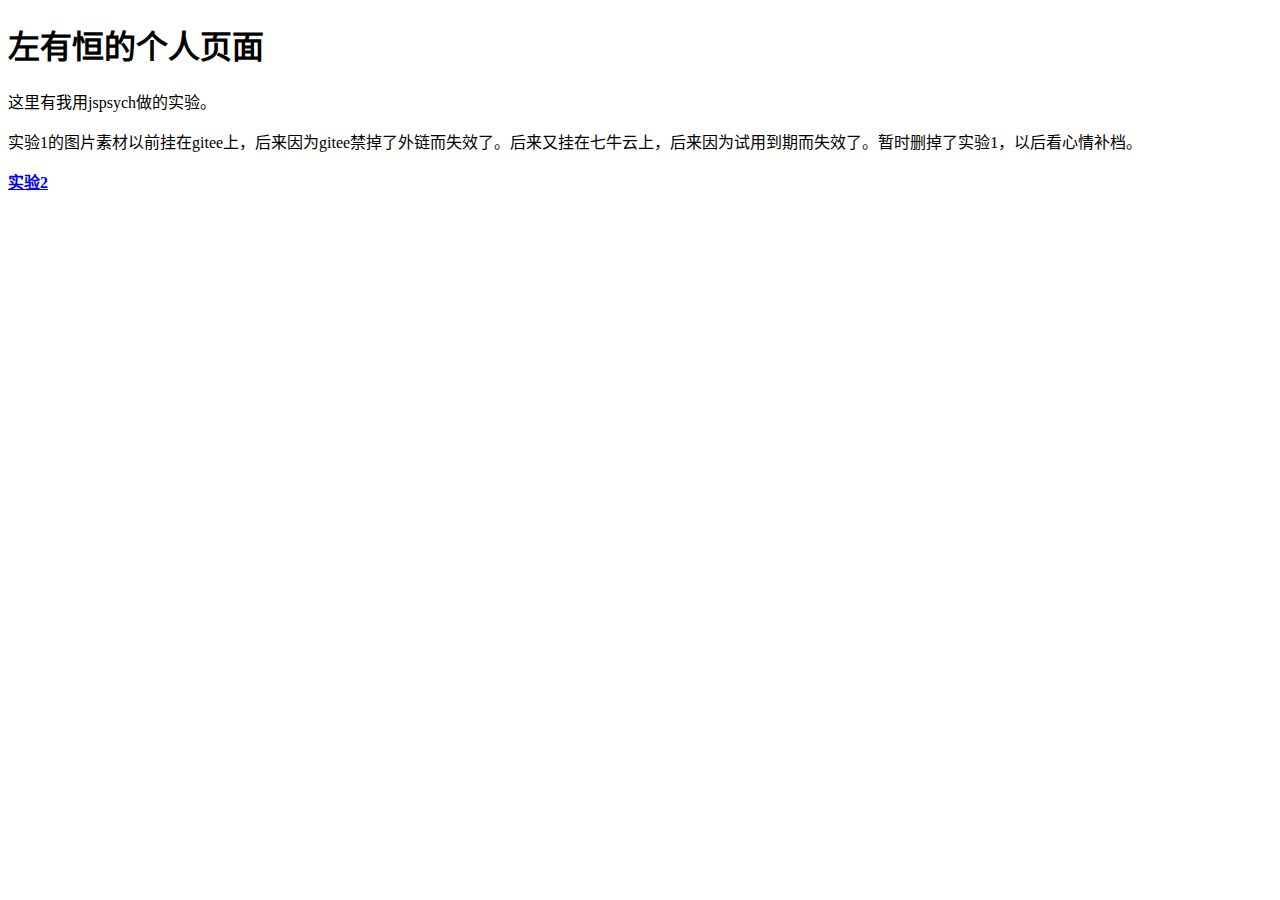
<file: index.html>
<!DOCTYPE html>
<html lang="zh-CN">

<head>
    <meta name="viewport" content="width=device-width, initial-scale=1" charset="utf-8">
    <title>左有恒</title>
</head>

<body>
    <h1>左有恒的个人页面</h1>
    <div>
        <p>这里有我用jspsych做的实验。</p>
        <p>实验1的图片素材以前挂在gitee上，后来因为gitee禁掉了外链而失效了。后来又挂在七牛云上，后来因为试用到期而失效了。暂时删掉了实验1，以后看心情补档。</p>
        <p><a href="https://zuoyouheng.github.io/experiments/exp2.html"><b>实验2</b></a></p>
    </div>
</body>

</html>
</file>
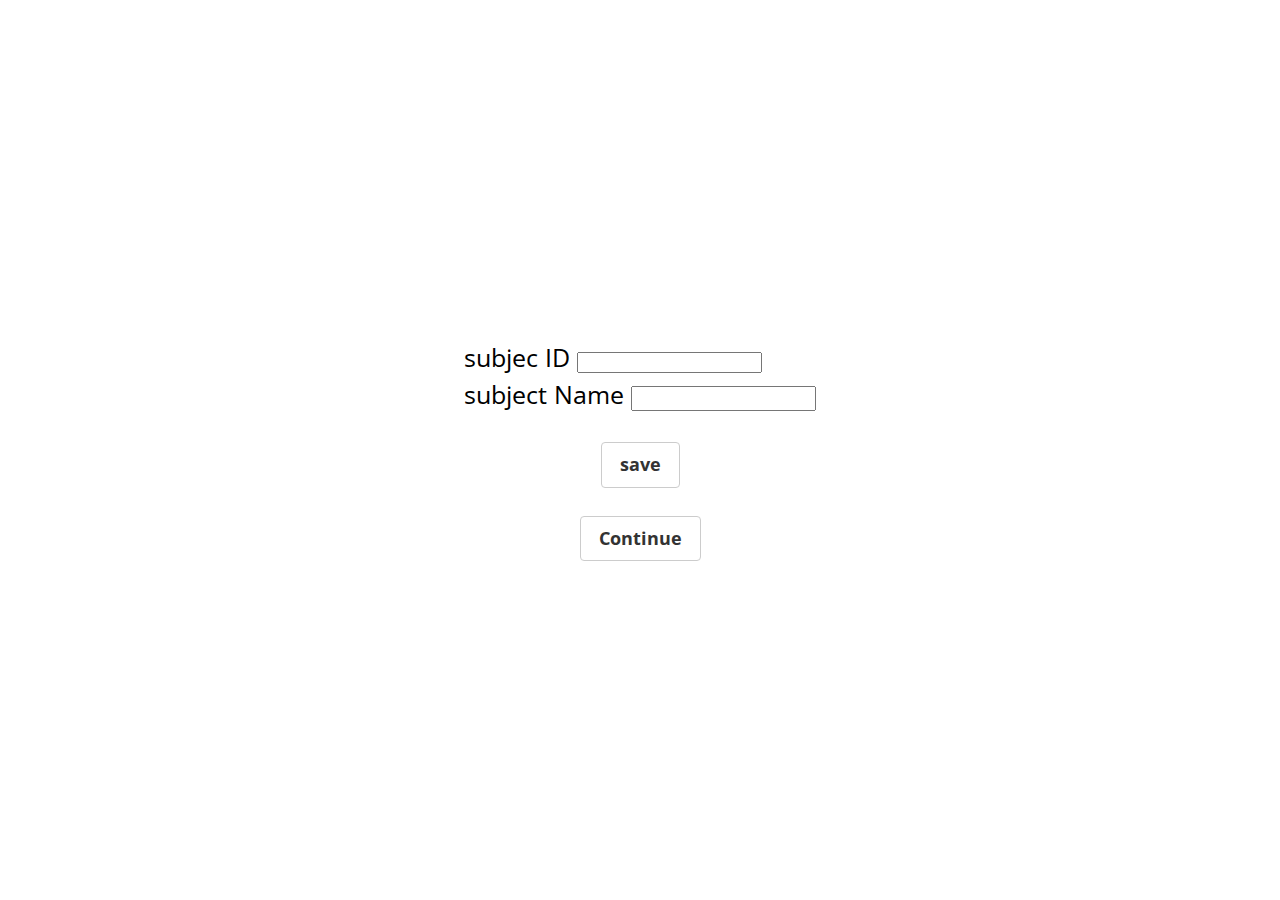
<file: experiments/exp2.html>
<!DOCTYPE HTML>
<html>

<head>
  <title>天津师范大学心理学实验</title>
  <script src="jspsych/jspsych.js"></script>
  <script src="jspsych/plugin-preload.js"></script>
  <script src="functions.js"></script>
  <script src="jspsych/plugin-fullscreen.js"></script>
  <script src="jspsych/plugin-survey.js"></script>
  <script src="jspsych/plugin-html-button-response.js"></script>
  <script src="jspsych/plugin-html-keyboard-response.js"></script>
  <link href="jspsych/jspsych.css" rel="stylesheet" type="text/css" />
  <link href="jspsych/survey.css" rel="stylesheet" type="text/css">
  <style>
    body {
      font-family: '微软雅黑';
      font-size: 25px;
    }

    div {
      margin: auto;
      clear: both;
    }

    div.consent {
      width: 80%;
      font-size: larger;
      font-family: 'Times New Roman','宋体';
      text-indent: 2em;
      text-align: justify;
    }

    div.instruction {
      width: 90%;
    }

    div.html-form {
      width: fit-content;
    }

    p {
      text-align: left;
      margin: auto;
      line-height: 1.5em;
      vertical-align: middle;
      font-size: 25px;
    }

    p.survey-intro {
      font-weight: bold;
      font-size: larger;
    }

    p.instruction {
      text-indent: 2em;
    }

    input[type=checkbox] {
      height: 20px;
      width: 20px;
      vertical-align: middle;
    }

    input.rule {
      width: 3em;
      font-size: large;
    }

    textarea {
      font-size: larger;
      font-family: '微软雅黑';
    }

    ol {
      font-size: 25px;
      text-align: left;
    }

    ol.example {
      width: 45%;
      top: 0%;
      float: left;
    }

    img {
      width: 90%;
      margin: auto;
    }

    .jspsych-btn {
      padding: 0.5em 1em;
      font-size: large;
      font-weight: bold;
    }

    span.right {
      color: green;
      visibility: hidden;
    }

    #timer {
      font-size: larger;
      color: red;
      font-weight: bold;
    }
  </style>
</head>

<body>
  <script src="exp2.js"></script>
</body>

</html>
</file>
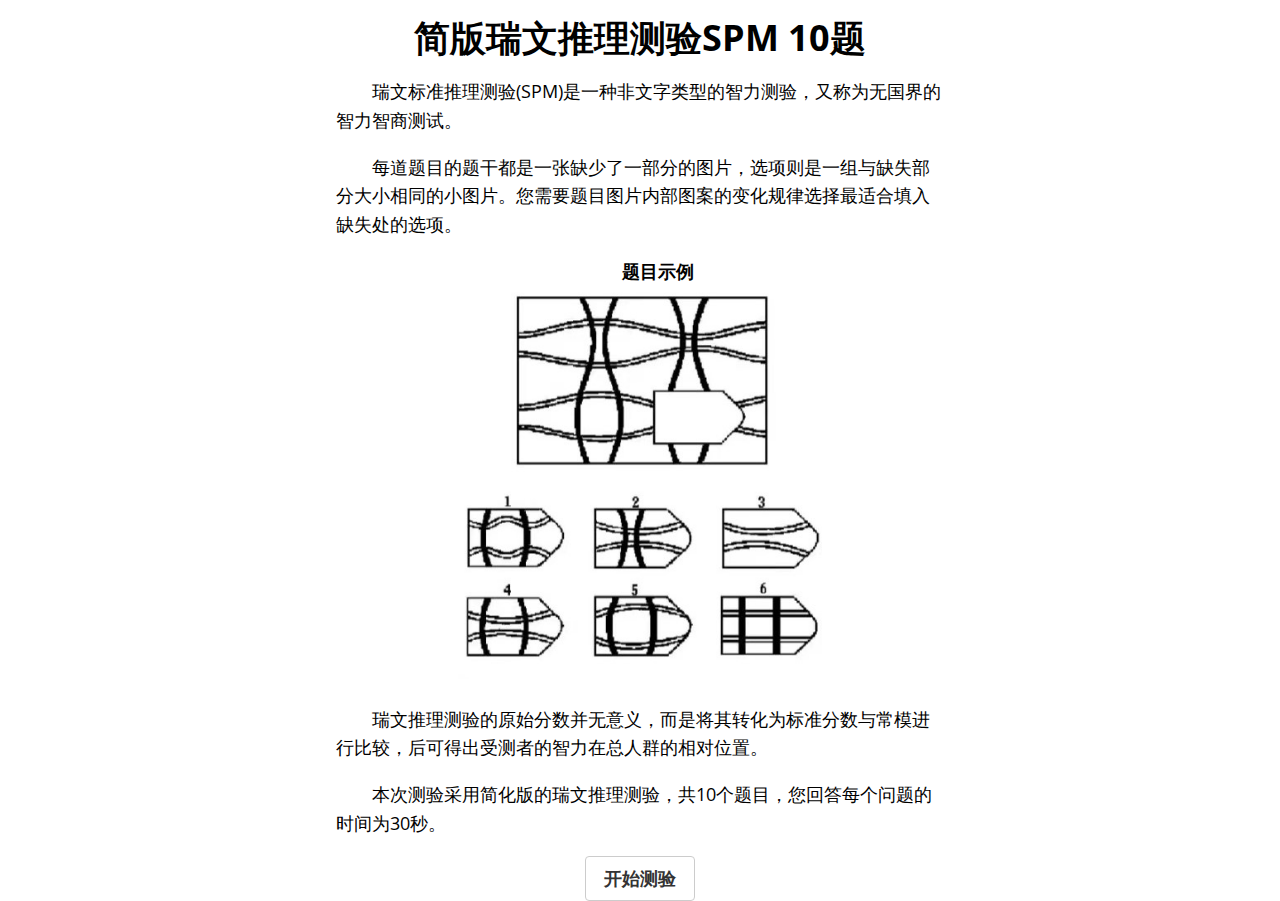
<file: experiments/spm.html>
<!DOCTYPE html>
<html>
<meta charset="utf-8">

<head>
    <title>简版 瑞文推理测验SPM 10题</title>
    <script src="jspsych/jspsych.js"></script>
    <script src="jspsych/plugin-preload.js"></script>
    <script src="spm/functions.js"></script>
    <script src="jspsych/plugin-html-button-response.js"></script>
    <script src="jspsych/plugin-html-keyboard-response.js"></script>
    <link href="jspsych/jspsych.css" rel="stylesheet" type="text/css" />

    <style>
        body {
            font-size: 20px;
        }

        h1 {
            text-align: center;
        }

        div.instru {
            width: 50%;
            margin: auto;
            text-align: left;
            text-indent: 2em;
        }

        p.img {
            text-align: center;
        }

        p.quiz {
            font-size: larger;
            clear: both;
        }

        p.timer {
            float: right;
            font-size: 40px;
            font-weight: bolder;
            color: green;
        }

        div.options {
            display: flex;
            flex-direction: row;
            justify-content: space-between;
            font-size: 25px;
            margin: auto;
        }

        img.demo {
            width: 60%;
        }

        img.quiz {
            float: left;
            width: 50%;
        }

        input[type="radio"] {
            width: 25px;
            height: 25px;
            vertical-align: middle;
            text-align: left;
        }

        label {
            vertical-align: middle;
        }

        .jspsych-btn {
            padding: 0.5em 1em;
            font-size: large;
            font-weight: bold;
        }

        span.result {
            color: red;
        }
    </style>
</head>

<body>
    <script src="spm/exp.js"></script>
</body>

</html>
</file>
<file: experiments/jspsych/survey.css>
@charset "UTF-8";
/*!
 * surveyjs - Survey JavaScript library v1.8.79
 * Copyright (c) 2015-2021 Devsoft Baltic OÜ  - http://surveyjs.io/
 * License: MIT (http://www.opensource.org/licenses/mit-license.php)
 */
.sv_window {
  position: fixed;
  bottom: 3px;
  right: 10px;
  background-color: cadetblue;
  padding: 1px;
  font-family: "Helvetica Neue", Helvetica, Arial, sans-serif;
  font-size: 14px;
  font-style: normal;
  font-weight: 400;
  line-height: 1.42857143;
  text-align: left;
  text-align: start;
  text-decoration: none;
  text-shadow: none;
  text-transform: none;
  letter-spacing: normal;
  word-break: normal;
  word-spacing: normal;
  word-wrap: normal;
  white-space: normal;
  background-color: #fff;
  -webkit-background-clip: padding-box;
  background-clip: padding-box;
  border: 1px solid #ccc;
  border: 1px solid rgba(0, 0, 0, 0.2);
  border-radius: 6px;
  -webkit-box-shadow: 0 5px 10px rgba(0, 0, 0, 0.2);
  box-shadow: 0 5px 10px rgba(0, 0, 0, 0.2);
  line-break: auto;
  z-index: 100;
}

.sv_window_title {
  padding: 8px 14px;
  margin: 0;
  font-size: 14px;
  background-color: #f7f7f7;
  border-bottom: 1px solid #ebebeb;
  border-radius: 5px 5px 0 0;
}

.sv_window_content {
  padding: 8px;
  margin: 0;
}

.sv_window_title a,
.sv_window_title a:link,
.sv_window_title a:visited {
  text-decoration: none;
  font-size: 14px;
  font-style: normal;
  color: black;
}

.sv_main.sv_frame .sv_container {
  max-width: 80%;
  margin: auto;
  padding: 0 1em;
}

.sv_main.sv_frame .sv_container .sv_header {
  padding-top: 5em;
  padding-bottom: 1em;
}

.sv_main {
  background-color: #f4f4f4;
}

.sv_main hr {
  border-bottom: 1px solid #e7e7e7;
}

.sv_main input[type=button],
.sv_main button {
  color: white;
  background-color: #1ab394;
}

.sv_main input[type=button]:hover,
.sv_main button:hover {
  background-color: #179d82;
}

.sv_main .sv_q_other input,
.sv_main .sv_q_text_root,
.sv_main .sv_q_dropdown_control,
.sv_main input:not([type=button]):not([type=reset]):not([type=submit]):not([type=image]):not([type=checkbox]):not([type=radio]),
.sv_main select,
.sv_main textarea {
  appearance: none;
  -webkit-appearance: none;
  -moz-appearance: none;
  border: 1px solid #e7e7e7;
  color: #6d7072;
  background-color: white;
  opacity: 1;
}

.sv_main .sv_q_other input:focus,
.sv_main .sv_q_text_root:focus,
.sv_main .sv_q_dropdown_control:focus,
.sv_main input:not([type=button]):not([type=reset]):not([type=submit]):not([type=image]):not([type=checkbox]):not([type=radio]):focus,
.sv_main select:focus,
.sv_main textarea:focus {
  border: 1px solid #1ab394;
}

.sv_main .sv_select_wrapper {
  background-color: white;
}

.sv_main .sv_select_wrapper:before {
  background-color: #1ab394;
}

.sv_main .sv_header {
  color: #6d7072;
}

.sv_main .sv_custom_header {
  background-color: #e7e7e7;
}

.sv_main .sv_container {
  color: #6d7072;
}

.sv_main .sv_body {
  background-color: white;
  border-top: 2px solid #1ab394;
}

.sv_main .sv_progress {
  background-color: #e7e7e7;
  margin-bottom: 2em;
}

.sv_main .sv_progress_bar {
  background-color: #1ab394;
}

.sv_main .sv_p_root > .sv_row {
  border-bottom: 1px solid #e7e7e7;
}

.sv_main .sv_p_root > .sv_row:nth-child(odd) {
  background-color: white;
}

.sv_main .sv_p_root > .sv_row:nth-child(even) {
  background-color: #f4f4f4;
}

.sv_main .sv_q_erbox:not([style*="display: none"]):not([style*="display:none"]) {
  border: 1px solid #ed5565;
  background-color: #fcdfe2;
  color: #ed5565;
}

.sv_main .sv_q_erbox:not([style*="display: none"]):not([style*="display:none"]) + input,
.sv_main .sv_q_erbox:not([style*="display: none"]):not([style*="display:none"]) + textarea,
.sv_main .sv_q_erbox:not([style*="display: none"]):not([style*="display:none"]) + .sv_select_wrapper select {
  border: 1px solid #ed5565;
}

.sv_main .sv_q_erbox:not([style*="display: none"]):not([style*="display:none"]) + input:focus,
.sv_main .sv_q_erbox:not([style*="display: none"]):not([style*="display:none"]) + textarea:focus,
.sv_main .sv_q_erbox:not([style*="display: none"]):not([style*="display:none"]) + .sv_select_wrapper select:focus {
  outline: #ed5565 auto 5px;
}

.sv_main table.sv_q_matrix tr,
.sv_main table.sv_q_matrix_dropdown tr,
.sv_main table.sv_q_matrix_dynamic tr {
  border-bottom: 1px solid #e7e7e7;
}

.sv_main .sv_matrix_cell {
  vertical-align: top;
}

.sv_main .sv_matrix_cell_detail {
  vertical-align: middle;
  text-align: center;
  width: 32px;
}

.sv_main .sv-table__cell--choice {
  text-align: center;
}

.sv_main .sv_matrix_cell_detail_button {
  width: 29px;
  height: 29px;
  min-width: 0px;
  padding: 0;
  outline: none;
}

.sv_main .sv_matrix_cell_detail_button_expanded {
  background-color: lightgray;
}

.sv_main .sv_matrix_cell_detail_button_expanded:hover {
  background-color: darkgray;
}

.sv_main .sv_matrix_cell_detail_rowtext {
  vertical-align: middle;
}

.sv_main .sv_q_m_cell_selected {
  color: white;
  background-color: #179d82;
}

.sv_main .sv_q_rating_item.active .sv_q_rating_item_text {
  background-color: #179d82;
  border-color: #179d82;
  color: white;
}

.sv_main .sv_q_rating_item .sv_q_rating_item_text {
  border: 1px solid #e7e7e7;
}

.sv_main .sv_q_rating_item .sv_q_rating_item_text:hover {
  border: 1px solid #179d82;
}

.sv_main .sv_q_imgsel.checked label > div {
  background-color: #1ab394;
}

.sv_main .sv_q_file_remove:hover {
  color: #1ab394;
}

.sv_main .sv-boolean__switch {
  background-color: #1ab394;
}

.sv_main .sv-boolean__slider {
  background-color: white;
}

.sv_main .sv-boolean__label--disabled {
  color: rgba(64, 64, 64, 0.5);
}

.sv_main {
  position: relative;
  width: 100%;
  font-family: "Segoe UI", "Helvetica Neue", Helvetica, Arial, sans-serif, "Helvetica Neue", Arial, sans-serif;
  font-size: 14px;
}

.sv_main hr {
  border: none;
}

.sv_main input[type=button],
.sv_main button {
  appearance: none;
  -webkit-appearance: none;
  -moz-appearance: none;
  font-size: 0.85em;
  font-weight: bold;
  line-height: 2em;
  border: none;
  min-width: 100px;
  cursor: pointer;
  padding: 0 2em;
  border-radius: 2px;
}

.sv_main .sv_custom_header {
  position: absolute;
  width: 100%;
  height: 74%;
  max-height: 275px;
}

.sv_main .sv_container {
  position: relative;
}

.sv_main .sv_container .sv_header {
  padding: 1em;
}

.sv_main .sv_container .sv_header h3 {
  font-size: 2em;
  font-weight: 300;
  margin: 0;
}

.sv_main .sv_container .sv_body {
  padding: 1em 1em 1.6428em 1em;
}

.sv_main .sv_container .sv_body.sv_completed_page {
  text-align: center;
  padding: 5em 1em;
}

.sv_main .sv_container .sv_body.sv_completed_page > h3 {
  margin: 0;
  font-size: 30px;
  font-weight: 300;
}

.sv_main .sv_container .sv_body .sv_progress {
  height: 0.3em;
}

.sv_main .sv_container .sv_body .sv_progress .sv_progress_bar {
  height: 100%;
  min-width: 100px;
  position: relative;
  margin-top: 2em;
}

.sv_main .sv_container .sv_body .sv_progress .sv_progress_bar > span {
  position: absolute;
  top: -1.5em;
  display: inline-block;
  white-space: nowrap;
}

.sv_main .sv_container .sv_body .sv_p_root .sv_page_title {
  font-size: 1em;
  margin-top: 0.1em;
  font-weight: normal;
}

.sv_main .sv_container .sv_body .sv_p_root .sv_p_title {
  font-weight: bold;
  font-size: 1.15em;
  margin: 1.5em 0 0 0;
}

.sv_main .sv_container .sv_body .sv_p_root .sv_p_panel {
  margin: 0 0 1.5em 0;
}

.sv_main .sv_container .sv_body .sv_p_root > .sv_row {
  padding: 0;
}

.sv_main .sv_container .sv_body .sv_p_root .sv_q_title {
  font-weight: bold;
  font-size: 1em;
  margin: 0.5em 0;
}

.sv_main .sv_container .sv_body .sv_p_root .sv_q--disabled .sv_q_title {
  color: rgba(64, 64, 64, 0.5);
}

.sv_main .sv_container .sv_body .sv_p_root .sv_q_description {
  margin-top: -0.6em;
  min-height: 0.6em;
}

.sv_main .sv_container .sv_body .sv_p_root .sv_q_flow .sv_q_checkbox_inline,
.sv_main .sv_container .sv_body .sv_p_root .sv_q_flow .sv_q_radiogroup_inline,
.sv_main .sv_container .sv_body .sv_p_root .sv_q_flow .sv_q_imagepicker_inline {
  line-height: 2em;
  display: inline-block;
}

.sv_main .sv_container .sv_body .sv_p_root .sv_q {
  padding: 0.5em 1em 1.5em 1em;
  box-sizing: border-box;
  overflow: auto;
}

.sv_main .sv_container .sv_body .sv_p_root .sv_q .sv_panel_dynamic .sv_q_title {
  font-weight: normal;
}

.sv_main .sv_container .sv_body .sv_p_root .sv_q .sv_panel_dynamic .sv-paneldynamic__progress-container {
  position: relative;
  display: inline-block;
  width: calc(100% - 250px);
  margin-left: 40px;
  margin-top: 10px;
}

.sv_main .sv_container .sv_body .sv_p_root .sv_q .sv_q_erbox:not([style*="display: none"]):not([style*="display:none"]) {
  margin: 1em 0;
  padding: 1em;
}

.sv_main .sv_container .sv_body .sv_p_root .sv_q .sv_q_other input,
.sv_main .sv_container .sv_body .sv_p_root .sv_q .sv_q_text_root,
.sv_main .sv_container .sv_body .sv_p_root .sv_q .sv_q_dropdown_control,
.sv_main .sv_container .sv_body .sv_p_root .sv_q input:not([type=button]):not([type=reset]):not([type=submit]):not([type=image]):not([type=checkbox]):not([type=radio]),
.sv_main .sv_container .sv_body .sv_p_root .sv_q select,
.sv_main .sv_container .sv_body .sv_p_root .sv_q textarea {
  position: relative;
  width: 100%;
  box-sizing: border-box;
  font-size: 1em;
  line-height: 2em;
  padding-left: 1em;
}

.sv_main .sv_container .sv_body .sv_p_root .sv_q .sv_q_other input:focus,
.sv_main .sv_container .sv_body .sv_p_root .sv_q .sv_q_text_root:focus,
.sv_main .sv_container .sv_body .sv_p_root .sv_q .sv_q_dropdown_control:focus,
.sv_main .sv_container .sv_body .sv_p_root .sv_q input:not([type=button]):not([type=reset]):not([type=submit]):not([type=image]):not([type=checkbox]):not([type=radio]):focus,
.sv_main .sv_container .sv_body .sv_p_root .sv_q select:focus,
.sv_main .sv_container .sv_body .sv_p_root .sv_q textarea:focus {
  outline: none;
}

.sv_main .sv_container .sv_body .sv_p_root .sv_q .sv_q_other input,
.sv_main .sv_container .sv_body .sv_p_root .sv_q .sv_q_dropdown_control,
.sv_main .sv_container .sv_body .sv_p_root .sv_q input:not([type=button]):not([type=reset]):not([type=submit]):not([type=image]):not([type=checkbox]):not([type=radio]),
.sv_main .sv_container .sv_body .sv_p_root .sv_q select {
  height: calc(2em + 1px);
}

.sv_main .sv_container .sv_body .sv_p_root .sv_q div.sv_q_text_root,
.sv_main .sv_container .sv_body .sv_p_root .sv_q div.sv_q_dropdown_control {
  min-height: 2.43em;
  min-width: 7em;
}

.sv_main .sv_container .sv_body .sv_p_root .sv_q .sv_select_wrapper {
  width: 100%;
  position: relative;
  display: inline-block;
}

.sv_main .sv_container .sv_body .sv_p_root .sv_q .sv_select_wrapper select {
  display: block;
  background: transparent;
  appearance: none;
  -webkit-appearance: none;
  -moz-appearance: none;
  padding-right: 2.5em;
}

.sv_main .sv_container .sv_body .sv_p_root .sv_q .sv_select_wrapper select::-ms-expand {
  display: none;
}

.sv_main .sv_container .sv_body .sv_p_root .sv_q .sv_select_wrapper:before {
  padding: 1em;
  position: absolute;
  right: 1px;
  right: 0;
  top: 1px;
  background-image: url([data-uri]);
  content: "";
  background-repeat: no-repeat;
  background-position: center;
  z-index: 1;
  pointer-events: none;
}

.sv_main .sv_container .sv_body .sv_p_root .sv_q input[type=color] {
  min-height: 2em;
  padding: 0;
}

.sv_main .sv_container .sv_body .sv_p_root .sv_q input[type=radio],
.sv_main .sv_container .sv_body .sv_p_root .sv_q input[type=checkbox] {
  margin: 0;
  margin-right: 0.55em;
  width: 1.2em;
  height: 1.2em;
  vertical-align: middle;
  font-size: 1em;
  margin-top: -0.1em;
}

.sv_main .sv_container .sv_body .sv_p_root .sv_q input[type=radio]:focus,
.sv_main .sv_container .sv_body .sv_p_root .sv_q input[type=checkbox]:focus {
  outline: 1px dotted #1ab394;
}

.sv_main .sv_container .sv_body .sv_p_root .sv_q .sv_q_radiogroup.sv_q_radiogroup_inline:not(:last-child),
.sv_main .sv_container .sv_body .sv_p_root .sv_q .sv_q_checkbox.sv_q_checkbox_inline:not(:last-child),
.sv_main .sv_container .sv_body .sv_p_root .sv_q .sv_q_imgsel.sv_q_imagepicker_inline:not(:last-child) {
  margin-right: 1.5em;
}

.sv_main .sv_container .sv_body .sv_p_root .sv_q .sv_q_imgsel label > div {
  overflow: hidden;
  white-space: nowrap;
  text-overflow: ellipsis;
  padding: 4px;
  border: 1px solid lightgray;
  border-radius: 4px;
}

.sv_main .sv_container .sv_body .sv_p_root .sv_q .sv_q_imgsel label > div > img {
  display: block;
  pointer-events: none;
  position: relative;
}

.sv_main .sv_container .sv_body .sv_p_root .sv_q .sv_q_radiogroup_clear {
  margin-top: 0.5em;
}

.sv_main .sv_container .sv_body .sv_p_root .sv_q .sv_q_checkbox_inline,
.sv_main .sv_container .sv_body .sv_p_root .sv_q .sv_q_radiogroup_inline,
.sv_main .sv_container .sv_body .sv_p_root .sv_q .sv_q_imagepicker_inline {
  line-height: 2em;
  display: inline-block;
}

.sv_main .sv_container .sv_body .sv_p_root .sv_q .sv_q_footer {
  padding: 1em 0;
}

.sv_main .sv_container .sv_body .sv_p_root table {
  width: 100%;
  border-collapse: collapse;
}

.sv_main .sv_container .sv_body .sv_p_root table.sv_q_matrix .sv_matrix_dynamic_button, .sv_main .sv_container .sv_body .sv_p_root table.sv_q_matrix_dropdown .sv_matrix_dynamic_button, .sv_main .sv_container .sv_body .sv_p_root table.sv_q_matrix_dynamic .sv_matrix_dynamic_button {
  padding: 0.3em 2em;
}

.sv_main .sv_container .sv_body .sv_p_root table.sv_q_matrix td,
.sv_main .sv_container .sv_body .sv_p_root table.sv_q_matrix th {
  padding: 0.5em 1em;
  text-align: center;
}

@media (min-width: 768px) {
  .sv_main .sv_container .sv_body .sv_p_root table.sv_q_matrix td {
    min-width: 10em;
  }
}
.sv_main .sv_container .sv_body .sv_p_root table.sv_q_matrix td .sv_q_m_label {
  position: static;
  display: block;
  width: 100%;
}

.sv_main .sv_container .sv_body .sv_p_root table.sv_q_matrix td:first-child {
  text-align: left;
}

.sv_main .sv_container .sv_body .sv_p_root table.sv_q_matrix_dropdown .sv_qcbc .sv_q_checkbox_control_label {
  margin-right: 1.5em;
}

.sv_main .sv_container .sv_body .sv_p_root table td,
.sv_main .sv_container .sv_body .sv_p_root table th {
  padding: 0 1em;
}

.sv_main .sv_container .sv_body .sv_p_root table td {
  padding: 0.5em;
}

.sv_main .sv_container .sv_body .sv_p_root table th {
  line-height: 1.3em;
  padding: 0.5em;
  vertical-align: bottom;
  font-weight: bold;
}

.sv_main .sv_container .sv_body .sv_p_root fieldset.sv_qcbc {
  line-height: 2em;
  padding-top: 0.1em;
}

.sv_main .sv_container .sv_body .sv_p_root .sv_q_checkbox_label,
.sv_main .sv_container .sv_body .sv_p_root .sv_q_radiogroup_label {
  display: block;
}

.sv_main .sv_container .sv_body .sv_p_root .sv_q_other {
  margin-left: 1em;
}

.sv_main .sv_container .sv_body .sv_p_root .sv_q_select_column {
  display: inline-block;
  vertical-align: top;
  min-width: 10%;
}

.sv_main .sv_container .sv_body .sv_p_root .sv_q_rating {
  line-height: 2em;
}

.sv_main .sv_container .sv_body .sv_p_root .sv_q_rating .sv_q_rating_item {
  cursor: pointer;
  word-spacing: -0.3em;
  font-weight: normal;
  display: inline;
}

.sv_main .sv_container .sv_body .sv_p_root .sv_q_rating .sv_q_rating_item > * {
  word-spacing: initial;
}

@media all and (-ms-high-contrast: none), (-ms-high-contrast: active) {
  .sv_main .sv_container .sv_body .sv_p_root .sv_q_rating .sv_q_rating_item > * {
    word-spacing: normal;
  }
}
.sv_main .sv_container .sv_body .sv_p_root .sv_q_rating .sv_q_rating_item .sv_q_rating_item_text {
  display: inline-block;
  min-width: 2em;
  padding: 0 0.3em;
  margin-left: -1px;
  text-align: center;
}

.sv_main .sv_container .sv_body .sv_p_root .sv_q_rating .sv_q_rating_item:not(:nth-child(2)) .sv_q_rating_item_text:not(:hover) {
  border-left-color: transparent;
}

.sv_main .sv_container .sv_body .sv_p_root .sv_q_rating .sv_q_rating_min_text {
  margin-right: 0.5em;
}

.sv_main .sv_container .sv_body .sv_p_root .sv_q_rating .sv_q_rating_max_text {
  margin-left: 0.5em;
}

.sv_main .sv_container .sv_body .sv_nav {
  padding: 1em 0;
  min-height: 2em;
}

.sv_main .sv_container .sv_body .sv_nav .sv_start_btn,
.sv_main .sv_container .sv_body .sv_nav .sv_next_btn,
.sv_main .sv_container .sv_body .sv_nav .sv_complete_btn {
  float: right;
}

.sv_main .sv_container .sv_body .sv_nav .sv_preview_btn {
  float: right;
}

.sv_main .sv_container .sv_body .sv_nav .sv_prev_btn {
  float: left;
}

.sv_main .sv_q_image {
  display: inline-block;
}

.sv_main.sv_main .sv-action-bar-item.sv_edit_btn {
  color: white;
  background-color: #1ab394;
  float: left;
  margin-bottom: 7px;
}

.sv_main.sv_main .sv-action-bar-item.sv_edit_btn:hover {
  background-color: #179d82;
}

.sv_main .sv_p_root .sv_row .sv_q.sv_qstn:first-child:last-child {
  flex: none !important;
}

[dir=rtl] .sv_main input, [style*="direction:rtl"] .sv_main input {
  text-align: right;
}

[dir=rtl] .sv_main th, [style*="direction:rtl"] .sv_main th {
  text-align: right;
}

[dir=rtl] .sv_main .sv_container .sv_body .sv_nav .sv_start_btn,
[dir=rtl] .sv_main .sv_container .sv_body .sv_nav .sv_next_btn,
[dir=rtl] .sv_main .sv_container .sv_body .sv_nav .sv_complete_btn, [style*="direction:rtl"] .sv_main .sv_container .sv_body .sv_nav .sv_start_btn,
[style*="direction:rtl"] .sv_main .sv_container .sv_body .sv_nav .sv_next_btn,
[style*="direction:rtl"] .sv_main .sv_container .sv_body .sv_nav .sv_complete_btn {
  float: left;
}

[dir=rtl] .sv_main .sv_container .sv_body .sv_nav .sv_prev_btn, [style*="direction:rtl"] .sv_main .sv_container .sv_body .sv_nav .sv_prev_btn {
  float: right;
}

@media (max-width: 600px) {
  .sv_main .sv_container .sv_body .sv_p_root .sv_row .sv_q,
.sv_main .sv_container .sv_body .sv_p_root .sv_row .sv_qstn {
    display: block;
    width: 100% !important;
  }

  .sv_main .sv_container .sv_body .sv_p_root .sv_row .sv_q .title-left,
.sv_main .sv_container .sv_body .sv_p_root .sv_row .sv_qstn .title-left {
    float: none;
  }

  .sv_main .sv_container .sv_body .sv_p_root .sv_row .sv_q .sv_q_radiogroup_inline,
.sv_main .sv_container .sv_body .sv_p_root .sv_row .sv_q .sv_q_checkbox_inline,
.sv_main .sv_container .sv_body .sv_p_root .sv_row .sv_q .sv_q_imagepicker_inline,
.sv_main .sv_container .sv_body .sv_p_root .sv_row .sv_qstn .sv_q_radiogroup_inline,
.sv_main .sv_container .sv_body .sv_p_root .sv_row .sv_qstn .sv_q_checkbox_inline,
.sv_main .sv_container .sv_body .sv_p_root .sv_row .sv_qstn .sv_q_imagepicker_inline {
    display: block;
  }

  .sv_main .sv_container .sv_body .sv_p_root .sv_row .sv_q table.sv_q_matrix,
.sv_main .sv_container .sv_body .sv_p_root .sv_row .sv_q table.sv_q_matrix_dropdown,
.sv_main .sv_container .sv_body .sv_p_root .sv_row .sv_q table.sv_q_matrix_dynamic,
.sv_main .sv_container .sv_body .sv_p_root .sv_row .sv_qstn table.sv_q_matrix,
.sv_main .sv_container .sv_body .sv_p_root .sv_row .sv_qstn table.sv_q_matrix_dropdown,
.sv_main .sv_container .sv_body .sv_p_root .sv_row .sv_qstn table.sv_q_matrix_dynamic {
    display: block;
  }

  .sv_main .sv_container .sv_body .sv_p_root .sv_row .sv_q table.sv_q_matrix thead,
.sv_main .sv_container .sv_body .sv_p_root .sv_row .sv_q table.sv_q_matrix_dropdown thead,
.sv_main .sv_container .sv_body .sv_p_root .sv_row .sv_q table.sv_q_matrix_dynamic thead,
.sv_main .sv_container .sv_body .sv_p_root .sv_row .sv_qstn table.sv_q_matrix thead,
.sv_main .sv_container .sv_body .sv_p_root .sv_row .sv_qstn table.sv_q_matrix_dropdown thead,
.sv_main .sv_container .sv_body .sv_p_root .sv_row .sv_qstn table.sv_q_matrix_dynamic thead {
    display: none;
  }

  .sv_main .sv_container .sv_body .sv_p_root .sv_row .sv_q table.sv_q_matrix td.sv-table__cell--choice,
.sv_main .sv_container .sv_body .sv_p_root .sv_row .sv_q table.sv_q_matrix_dropdown td.sv-table__cell--choice,
.sv_main .sv_container .sv_body .sv_p_root .sv_row .sv_q table.sv_q_matrix_dynamic td.sv-table__cell--choice,
.sv_main .sv_container .sv_body .sv_p_root .sv_row .sv_qstn table.sv_q_matrix td.sv-table__cell--choice,
.sv_main .sv_container .sv_body .sv_p_root .sv_row .sv_qstn table.sv_q_matrix_dropdown td.sv-table__cell--choice,
.sv_main .sv_container .sv_body .sv_p_root .sv_row .sv_qstn table.sv_q_matrix_dynamic td.sv-table__cell--choice {
    text-align: initial;
  }

  .sv_main .sv_container .sv_body .sv_p_root .sv_row .sv_q table.sv_q_matrix tbody,
.sv_main .sv_container .sv_body .sv_p_root .sv_row .sv_q table.sv_q_matrix tr,
.sv_main .sv_container .sv_body .sv_p_root .sv_row .sv_q table.sv_q_matrix td,
.sv_main .sv_container .sv_body .sv_p_root .sv_row .sv_q table.sv_q_matrix_dropdown tbody,
.sv_main .sv_container .sv_body .sv_p_root .sv_row .sv_q table.sv_q_matrix_dropdown tr,
.sv_main .sv_container .sv_body .sv_p_root .sv_row .sv_q table.sv_q_matrix_dropdown td,
.sv_main .sv_container .sv_body .sv_p_root .sv_row .sv_q table.sv_q_matrix_dynamic tbody,
.sv_main .sv_container .sv_body .sv_p_root .sv_row .sv_q table.sv_q_matrix_dynamic tr,
.sv_main .sv_container .sv_body .sv_p_root .sv_row .sv_q table.sv_q_matrix_dynamic td,
.sv_main .sv_container .sv_body .sv_p_root .sv_row .sv_qstn table.sv_q_matrix tbody,
.sv_main .sv_container .sv_body .sv_p_root .sv_row .sv_qstn table.sv_q_matrix tr,
.sv_main .sv_container .sv_body .sv_p_root .sv_row .sv_qstn table.sv_q_matrix td,
.sv_main .sv_container .sv_body .sv_p_root .sv_row .sv_qstn table.sv_q_matrix_dropdown tbody,
.sv_main .sv_container .sv_body .sv_p_root .sv_row .sv_qstn table.sv_q_matrix_dropdown tr,
.sv_main .sv_container .sv_body .sv_p_root .sv_row .sv_qstn table.sv_q_matrix_dropdown td,
.sv_main .sv_container .sv_body .sv_p_root .sv_row .sv_qstn table.sv_q_matrix_dynamic tbody,
.sv_main .sv_container .sv_body .sv_p_root .sv_row .sv_qstn table.sv_q_matrix_dynamic tr,
.sv_main .sv_container .sv_body .sv_p_root .sv_row .sv_qstn table.sv_q_matrix_dynamic td {
    display: block;
  }

  .sv_main .sv_container .sv_body .sv_p_root .sv_row .sv_q table.sv_q_matrix_dropdown td:before,
.sv_main .sv_container .sv_body .sv_p_root .sv_row .sv_q table.sv_q_matrix_dynamic td:before,
.sv_main .sv_container .sv_body .sv_p_root .sv_row .sv_qstn table.sv_q_matrix_dropdown td:before,
.sv_main .sv_container .sv_body .sv_p_root .sv_row .sv_qstn table.sv_q_matrix_dynamic td:before {
    content: attr(title);
  }

  .sv_main .sv_container .sv_body .sv_p_root .sv_row .sv_q table.sv_q_matrix td label.sv_q_m_label,
.sv_main .sv_container .sv_body .sv_p_root .sv_row .sv_qstn table.sv_q_matrix td label.sv_q_m_label {
    display: inline;
  }

  .sv_main .sv_container .sv_body .sv_p_root .sv_row .sv_q table.sv_q_matrix td:after,
.sv_main .sv_container .sv_body .sv_p_root .sv_row .sv_qstn table.sv_q_matrix td:after {
    content: attr(title);
  }

  .sv_main .sv_container .sv_body .sv_p_root .sv_row .sv_q table.sv_q_matrix .sv_q_m_cell,
.sv_main .sv_container .sv_body .sv_p_root .sv_row .sv_qstn table.sv_q_matrix .sv_q_m_cell {
    text-align: initial;
  }
}
.sv_main .sv_qstn .sv_q_file .sv-visuallyhidden {
  position: absolute !important;
  opacity: 0;
}

.sv_main .sv_qstn .sv_q_file .sv_q_file_choose_button {
  display: inline-block;
  box-sizing: border-box;
  min-width: 100px;
  line-height: 2em;
  padding: 0.25em 2em;
  font-size: 0.85em;
  font-weight: bold;
  border: none;
  border-radius: 2px;
  cursor: pointer;
}

.sv_main .sv_qstn .sv_q_file .sv_q_file_remove_button {
  padding: 0.25em 2em;
}

.sv_main .sv_qstn .sv_q_file .sv-file__decorator {
  display: inline-block;
  min-width: 250px;
}

.sv_main .sv_qstn .sv_q_file .sv-file__decorator .sv_q_file_placeholder {
  margin-left: 1em;
  display: inline-block;
}

.sv-visuallyhidden {
  position: absolute;
  width: 1px;
  height: 1px;
  overflow: hidden;
  clip: rect(0 0 0 0);
}

.sjs_sp_container {
  position: relative;
}

.sjs_sp_controls {
  position: absolute;
  left: 0;
  bottom: 0;
}

.sjs_sp_controls > button {
  user-select: none;
}

.sjs_sp_container > div > canvas:focus {
  outline: none;
}

.sjs_sp_placeholder {
  display: flex;
  align-items: center;
  justify-content: center;
  position: absolute;
  z-index: 0;
  user-select: none;
  pointer-events: none;
  width: 100%;
  height: 100%;
}

.sv-boolean__decorator {
  border-radius: 2px;
}

.sv_main .sv-boolean__decorator + .sv-boolean__label {
  float: none;
  vertical-align: top;
  margin-left: 0.5em;
}

.sv-boolean__svg {
  border: none;
  border-radius: 2px;
  background-color: #1ab394;
  fill: white;
  width: 24px;
  height: 24px;
}

.sv-boolean--allowhover:hover .sv-boolean__checked-path {
  display: inline-block;
}

.sv-boolean--allowhover:hover .sv-boolean__svg {
  background-color: #9f9f9f;
  fill: white;
}

.sv-boolean--allowhover:hover .sv-boolean__unchecked-path,
.sv-boolean--allowhover:hover .sv-boolean__indeterminate-path {
  display: none;
}

.sv-boolean__checked-path,
.sv-boolean__indeterminate-path {
  display: none;
}

.sv-boolean--indeterminate .sv-boolean__svg {
  background-color: inherit;
  fill: #1ab394;
}

.sv-boolean--indeterminate .sv-boolean__indeterminate-path {
  display: inline-block;
}

.sv-boolean--indeterminate .sv-boolean__unchecked-path,
.sv-boolean--checked .sv-boolean__unchecked-path {
  display: none;
}

.sv-boolean--checked .sv-boolean__checked-path {
  display: inline-block;
}

.sv-boolean--disabled.sv-boolean--indeterminate .sv-boolean__svg {
  background-color: inherit;
  fill: #dbdbdb;
}

.sv-boolean--disabled .sv-boolean__svg {
  background-color: #dbdbdb;
}

td.sv_matrix_cell .sv_qbln,
td.td.sv_matrix_cell .sv_qbln {
  text-align: center;
}

td.sv_matrix_cell .sv_qbln .sv-boolean,
td.td.sv_matrix_cell .sv_qbln .sv-boolean {
  text-align: initial;
}

.sv-dragdrop-movedown {
  transform: translate(0, 0);
  animation: svdragdropmovedown 0.1s;
  animation-timing-function: ease-in-out;
}

@keyframes svdragdropmovedown {
  0% {
    transform: translate(0, -50px);
  }
  100% {
    transform: translate(0, 0);
  }
}
.sv-dragdrop-moveup {
  transform: translate(0, 0);
  animation: svdragdropmoveup 0.1s;
  animation-timing-function: ease-in-out;
}

@keyframes svdragdropmoveup {
  0% {
    transform: translate(0, 50px);
  }
  100% {
    transform: translate(0, 0);
  }
}
/*# sourceMappingURL=[data-uri]*/
.sv_main {
  font-family: "Open Sans", "Arial", sans-serif;
  font-size: 18px;
  text-align: left;
}
.sv_main .sv_body {
  border-top-width: 0;
}
.sv_main .sv_p_root .sv_row {
  border-bottom: none;
}
.sv_main .sv_container .sv_body .sv_p_root .sv_q_title {
  font-weight: normal;
}
.sv_main .sv_q_erbox {
  font-size: 0.85em;
}

/*# sourceMappingURL=survey.css.map */
</file>
